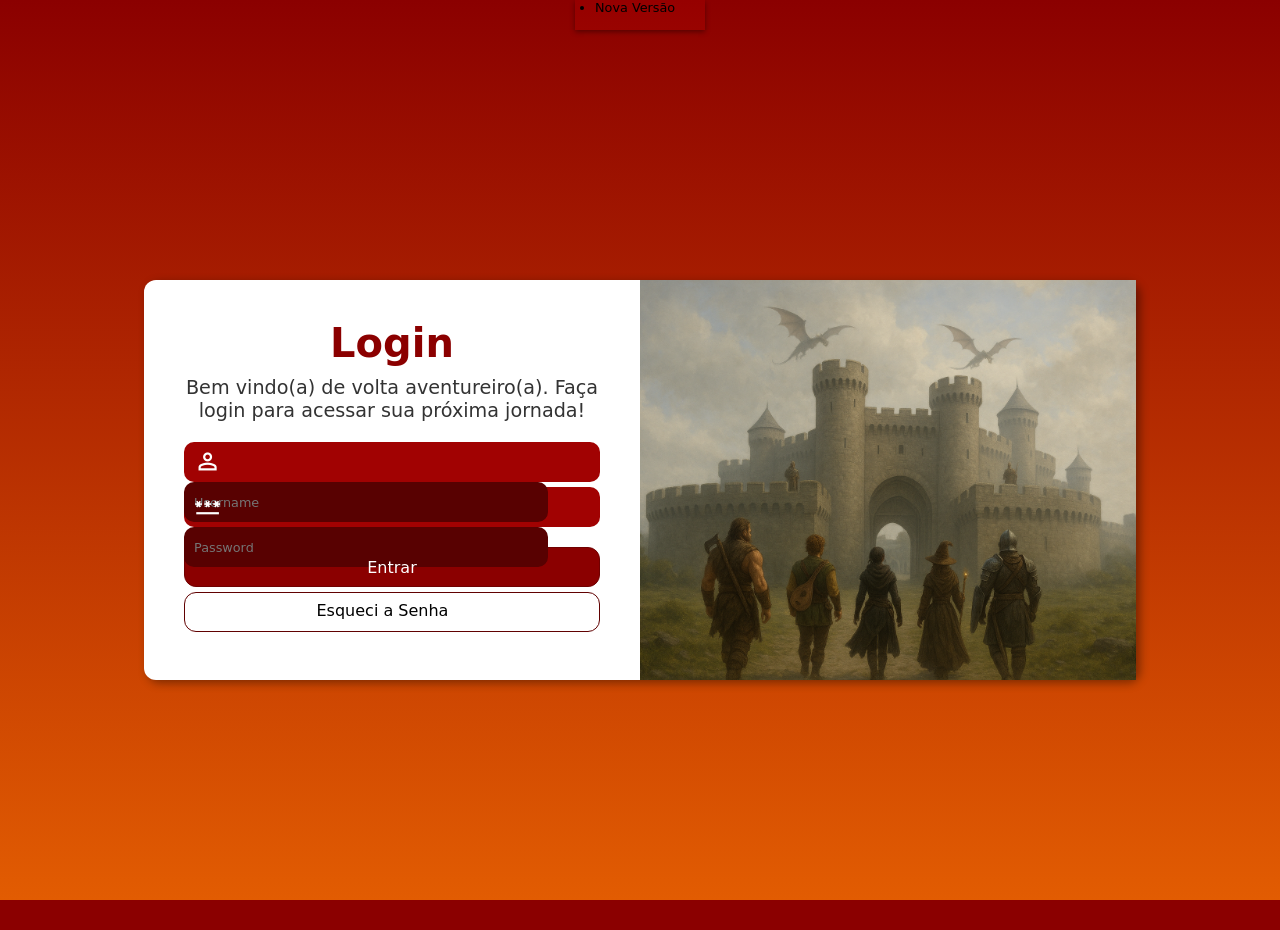
<file: index.html>
<!DOCTYPE html>
<html lang="pt-BR">
<head>
    <meta charset="UTF-8">
    <meta name="viewport" content="width=device-width, initial-scale=1.0">
    <link rel="stylesheet" href="estilos/style.css">
    <link rel="stylesheet" href="estilos/media-query.css">
    <link href="https://fonts.googleapis.com/css2?family=Material+Symbols+Outlined" rel="stylesheet" />
    <title>Projeto Login</title>
</head>
<body>
    <header>
        <div id="menu">
            <ul>
                <li><a href="novaversao.html">Nova Versão</a></li>
            </ul>
        </div>
    </header>
    <main>
        <section id="login">
            <div id="imagem">
                
            </div>
            <div id="formulario">
                <h1>Login</h1>
                <p>Bem vindo(a) de volta aventureiro(a). Faça login para acessar sua próxima jornada!</p>
                <form action="login.html" method="post" autocomplete="on">
                    <div class="campo">
                        <span class="material-symbols-outlined">person</span>
                        <input type="text" name="login" id="ilogin" required maxlength="30" placeholder="Username" autocomplete="username"><label for="ilogin">Login</label>
                    </div>
                    <div class="campo">
                        <span class="material-symbols-outlined">password</span>
                        <input type="password" name="senha" id="isenha" required maxlength="16" minlength="8" placeholder="Password" autocomplete="current-password">
                        <label for="isenha">Senha</label>
                    </div>
                    <input type="submit" value="Entrar"></input>
                    <a href="esqueci.html" class="botao">Esqueci a Senha <span class="material-symbols-outlined">lock_reset</span></a>
                </form>
           </div>
        </section>
    </main>
    
</body>
</html>
</file>
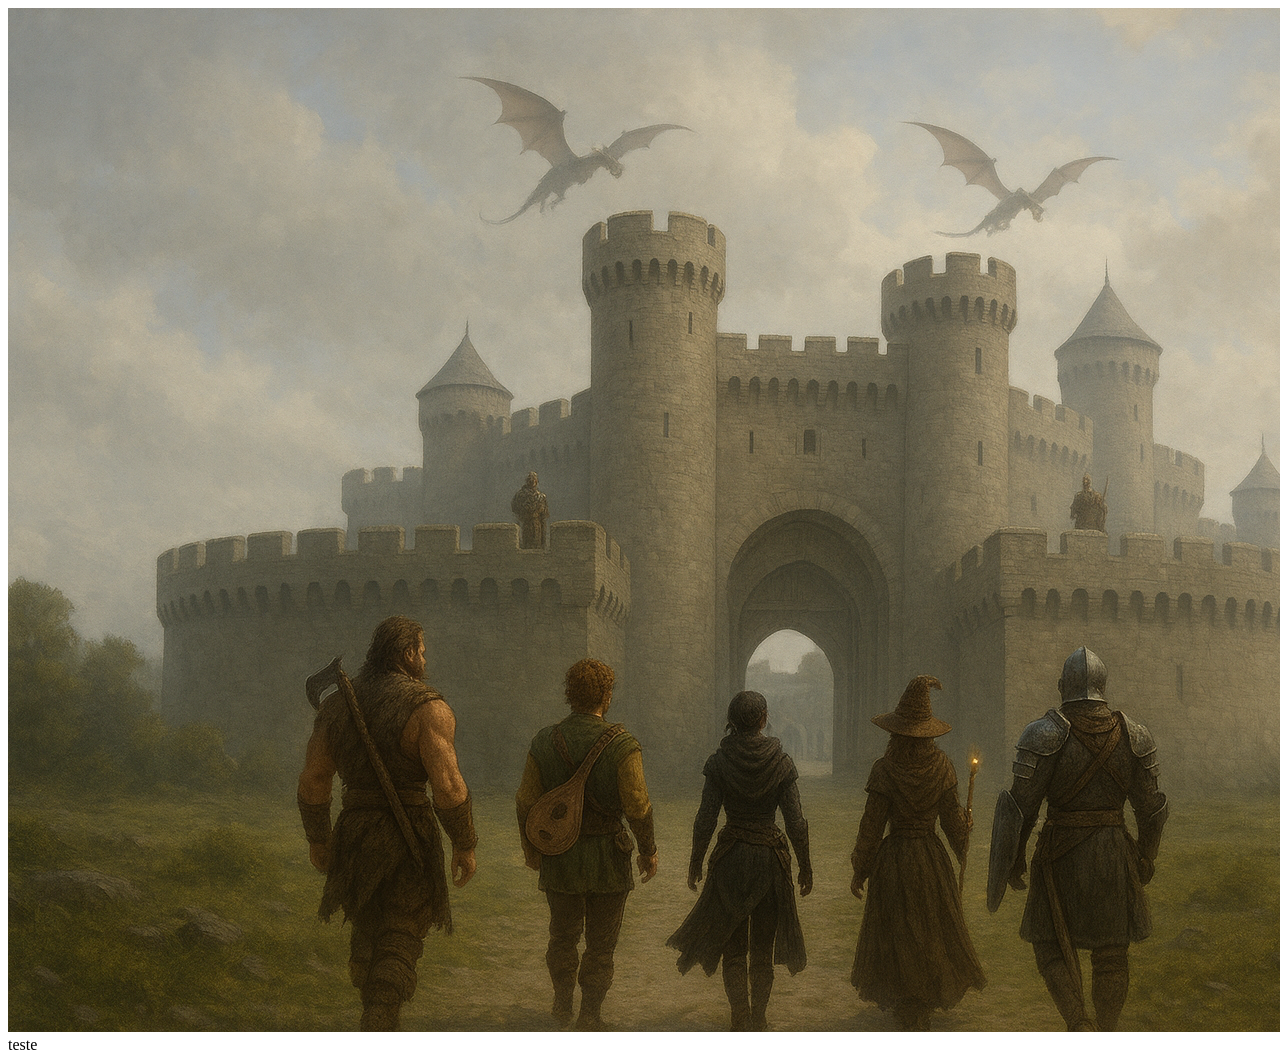
<file: login.html>
<!DOCTYPE html>
<html lang="en">
<head>
    <meta charset="UTF-8">
    <meta name="viewport" content="width=device-width, initial-scale=1.0">
    <title>Document</title>
</head>
<body>
    <img src="imagens/castelo-web.png" alt="Plano de fundo">
    teste

</body>
</html>
</file>
<file: estilos/style.css>
@charset "UTF-8";

*{
    font-family: system-ui, -apple-system, BlinkMacSystemFont, 'Segoe UI', Roboto, Oxygen, Ubuntu, Cantarell, 'Open Sans', 'Helvetica Neue', sans-serif;
    padding: 0px;
    margin: 0px;
    box-sizing: border-box;
}

header {
    font-size: 0.8em;
    width: 130px;
    height: 30px;
    background-color: rgba(255, 0, 0, 0.096);
    color: black;
    display: block;
    margin: auto;
    align-items: center;
    justify-items: center;
    padding-left: 20px;
    box-shadow: 0px 2px 5px rgba(0, 0, 0, 0.397);
}

header ul a {
    text-decoration: none;
    color: black;
}
body, html{
    background-color: darkred;
    height: 100vh;
    width: 100vw;
}

main {
    height: 100vh;
    width: 100vw;
    display: flex;
    justify-content: center;
    align-items: center;
}

section#login {
    background-color: white;
    border-radius: 12px;
    box-shadow: 4px 3px 10px rgba(0, 0, 0, 0.397);
    display: block;
    gap: 20px;
    width: 300px;
    height: 530px;
    transition: width .3s, height .3s;
    transition-timing-function: ease;
}

section#login > div#imagem {
    display: block;
    background: url(../imagens/castelo-web.png) no-repeat center ;
    background-size: contain;
    height: 200px;
}

section#login > div#formulario {
    display: block;
    gap: 15px;
    padding: 0px 20px;
}

div#formulario > h1 {
    text-align: center;
    margin-bottom: 10px;
    color: darkred;
    font-size: 2.5em;
}

div#formulario > p {
    text-align: center;
    margin-bottom: 20px;
    color: #333;
    font-size: 0.8em;
}

form > div.campo{
    background-color: #a10202;
    display: block;
    width: 100%;
    height: 40px;
    border-radius: 10px;   
    margin-bottom: 5px;
}

div.campo > label {
    display: none;
}

div.campo > span {
    font-size: 1.7em;
    color: white;
    vertical-align: middle;
    line-height: 40px;
    margin: 0px 10px;
}

div.campo > input{
    font-size: 0.8em;
    width: calc(100% - 52px);
    height: 100%;
    border: none;
    outline: none;
    vertical-align: middle;
    padding: 0px 10px;
    background-color: #580101;
    color: white;
    border-radius: 10px;
}

div.campo > input:focus-within{
    background-color: white;
    border: none;
    color: black;
}

form > input[type="submit"]{
    margin: 20px 0px 5px;
    display: block;
    font-size: 1em;
    width: 100%;
    height: 40px;
    background-color: darkred;
    color: white;
    border: none;
    border-radius: 12px;
    border: 1px solid #700101;

    }
    
    form > input[type="submit"]:hover{
    background-color: #580101;
    cursor: pointer;
        }

    form > a.botao {
        display: block;
        font-size: 1em;
        color: black;
        text-decoration: none;
        background-color: white;
        border-radius: 12px;
        height: 40px;
        width: 100%;
        text-align: center;
        text-justify: center;
        border: 1px solid #610101;
        padding-top: 8px; 
        }

    form > a.botao > span {
        font-size: 0.9em;
        color: white;
    }
</file>
<file: estilos/media-query.css>
@charset "UTF-8";

@media screen and (min-width: 768px) and (max-width: 992px) 
    
    { body {
        background-image: linear-gradient(to top, darkred, #ff6e0e);
    }

    section#login {
        width: 90vw;
        height: 70vh;
    }
    
    section#login > div#imagem {
        background: url(../imagens/castelo-cel.png) no-repeat center ;
        background-size: cover;
        float: left;
        width: 30%;
        height: 100%;
    }

    section#login > div#formulario {
        float: right;
        width: 70%;
        height: 100%;
        padding: 20px;
    }
    div#formulario > p {
            text-align: center;
            margin-bottom: 20px;
            color: #333;
            font-size: 1.2em;
        }
    }

    @media screen and (min-width: 992px) {
         body {
        background-image: linear-gradient(to bottom, darkred, #e25c02);
    }

        section#login {
            width: 992px;
            height: 400px;
        }

        section#login > div#imagem {
            background: url(../imagens/castelo-web.png) no-repeat center ;
            background-size: cover;
            float: right;
            width: 50%;
            height: 100%;
        }
        section#login > div#formulario {
            float: left;
            width: 50%;
            height: 100%;
            padding: 40px;
        }
        div#formulario > p {
            text-align: center;
            margin-bottom: 20px;
            color: #333;
            font-size: 1.2em;
        }
    }
</file>
